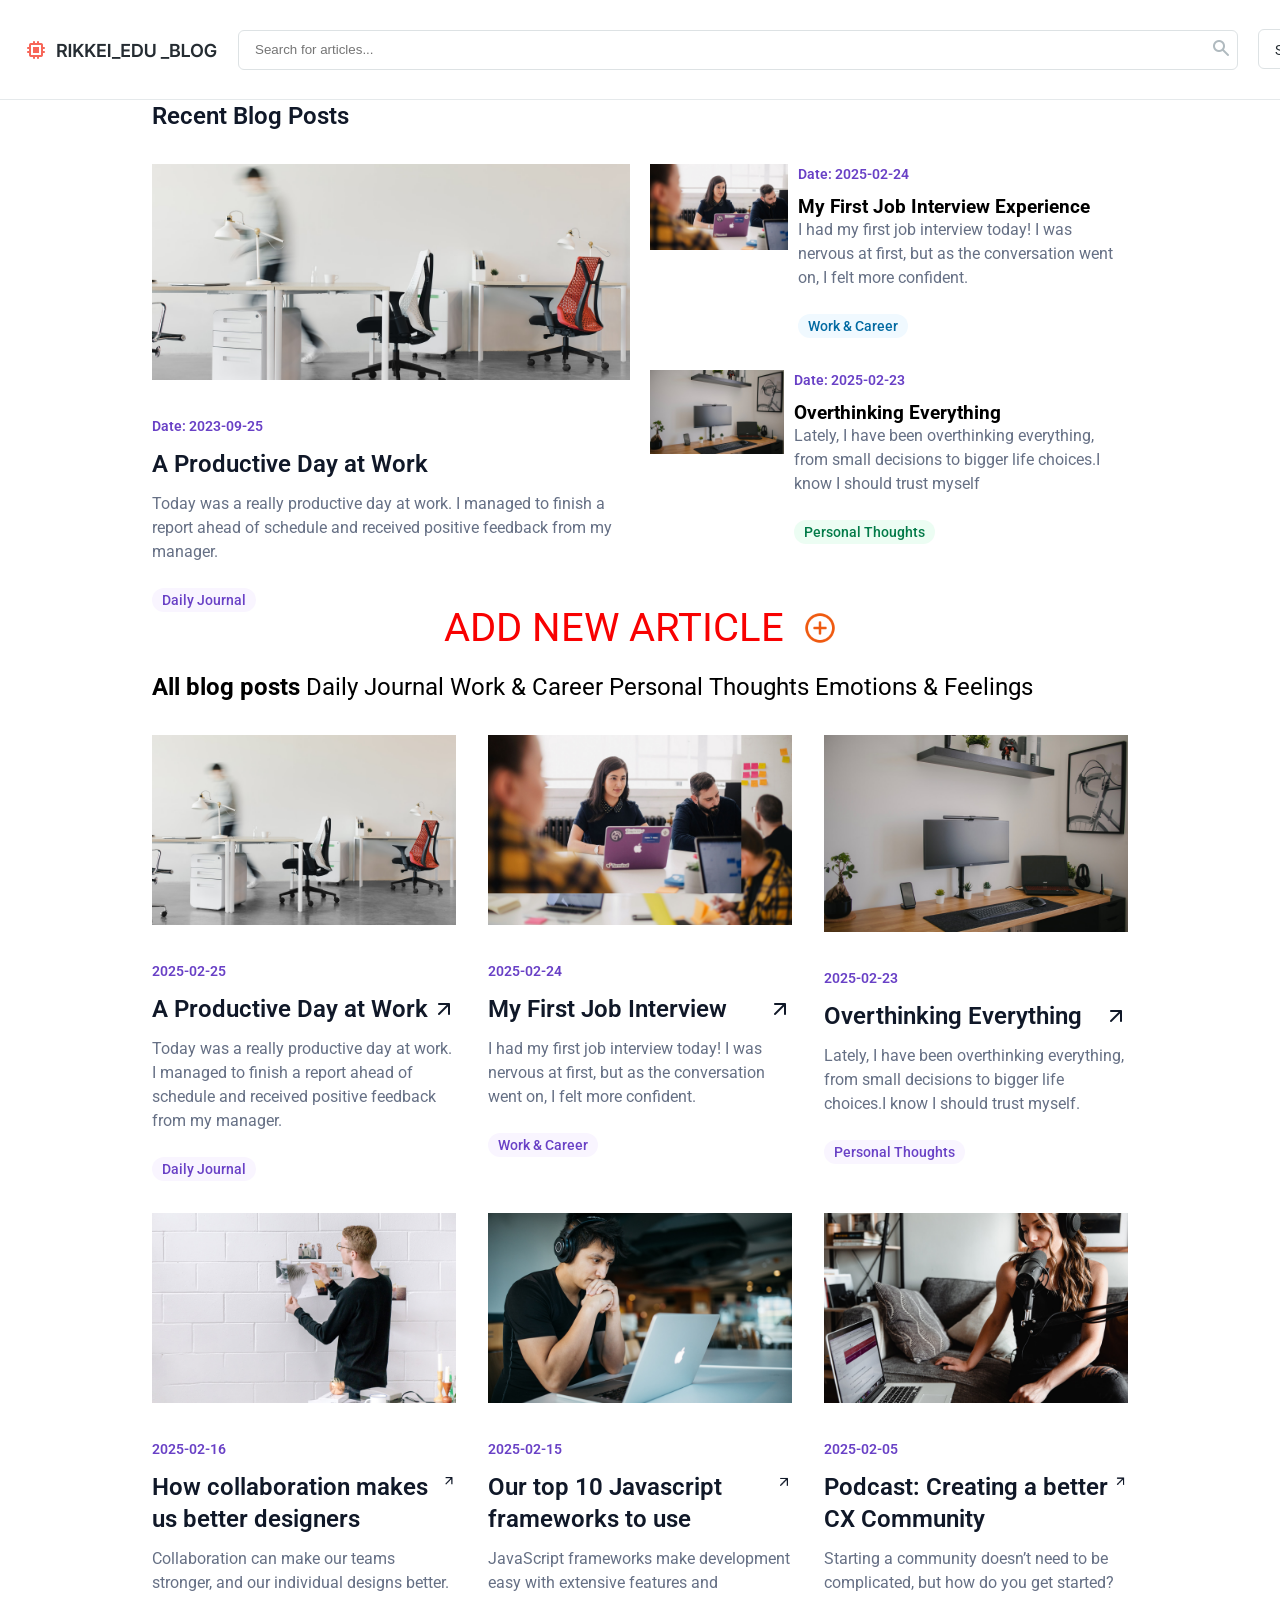
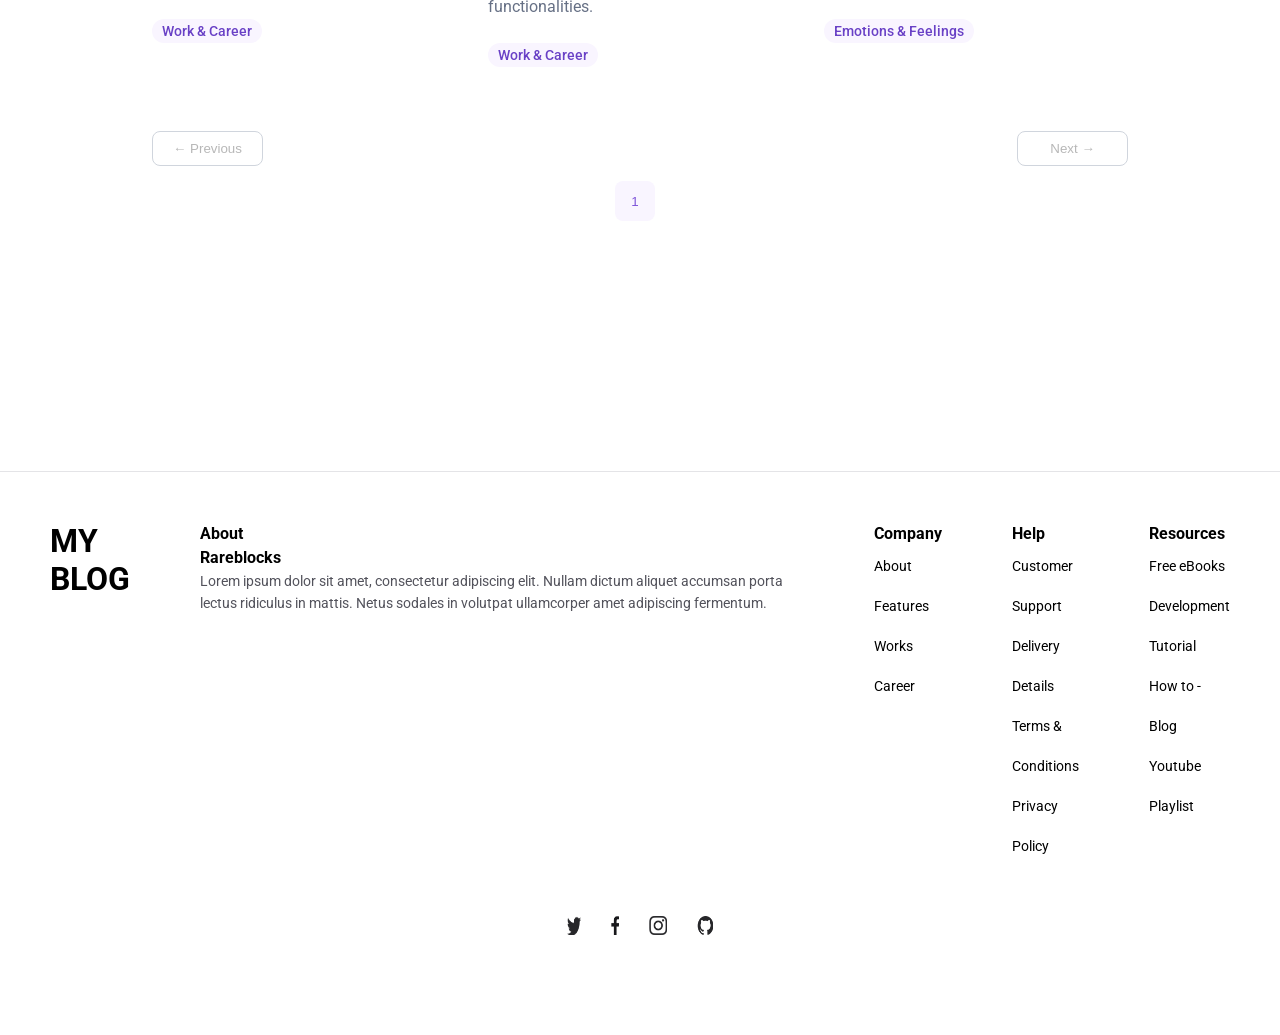
<file: pages/index.html>
<!DOCTYPE html>
<html lang="en">
  <head>
    <meta charset="UTF-8" />
    <meta name="viewport" content="width=device-width, initial-scale=1.0" />
    <title>RIKKEI_EDU _BLOG</title>
    <link rel="stylesheet" href="../css/index.css" />
    <link rel="stylesheet" href="../css/base.css" />
    <link rel="icon" href="../assets/icons/logo.png" type="image/png" />
  </head>
  <body>
    <header>
      <img
        src="../assets/icons/logo_rikei_blog.png"
        alt=""
        width="194px"
        height="24px"
      />
      <div class="search-container">
        <i class="search-icon">
          <img
            src="../assets/icons/search_blog.png"
            alt=""
            width="24px"
            height="24px"
          />
        </i>
        <input class="text" type="text" placeholder="Search for articles..." />
      </div>
      <nav>
        <ul class="header-right">
          <li>
            <a href="../pages/register.html">
              <p class="title" id="register">Sign Up</p>
            </a>
          </li>
          <li>
            <a href="../pages/login.html">
              <p class="title" id="account">Log In</p>
            </a>
          </li>
          <li>
            <img
              src="../assets/icons/Avatar1.png"
              alt="Avatar"
              width="40px"
              height="40px"
              class="info"
              id="avatar"
            />
            <!-- Dropdown menu sẽ được thêm vào dưới đây -->
            <ul class="dropdown-menu" id="dropdown-menu">
              <li>
                <div class="info-a">
                  <div class="avatar-container">
                    <div>
                      <img
                        src="../assets/icons/Avatar1.png"
                        alt="Avatar"
                        width="40px"
                        height="40px"
                        class="info-i"
                      />
                    </div>
                    <div class="online-status"></div>
                    <!-- Phần tích online -->
                  </div>
                  <div class="info-text">
                    <p class="info-text-1">Rikkei</p>
                    <p class="info-text-2">rikkei@gmail.com</p>
                  </div>
                </div>
              </li>
              <li>
                <a class="text-in" href="../pages/user_manager.html"
                  >View profie</a
                >
              </li>
              <li><a class="text-in" href="#">Update profile picture</a></li>
              <li><a class="text-in" href="#">Change password</a></li>

              <li><a href="../pages/login.html" id="logout">Log Out</a></li>
            </ul>
          </li>
        </ul>
      </nav>
    </header>

    <main>
      <h2 class="title-post">Recent Blog Posts</h2>
      <div id="recent-posts">
        <div class="img-post">
          <img
            src="../assets/images/Image1_post.png"
            alt="Article Image"
            width="592px"
            height="268px"
          />
          <p class="date">Date: 2023-09-25</p>
          <h3 class="small-title">A Productive Day at Work</h3>
          <p class="texts">
            Today was a really productive day at work. I managed to finish a
            report ahead of schedule and received positive feedback from my
            manager.
          </p>
          <p class="badge">Daily Journal</p>
        </div>

        <div>
          <div class="center">
            <div id="recent-post" class="img">
              <img
                src="../assets/images/Image2-post.png"
                alt="Article Image"
                width="320px"
                height="200px"
              />
            </div>
            <div>
              <p class="date-post-right">Date: 2025-02-24</p>
              <h3 class="small-title-post">
                My First Job Interview Experience
              </h3>
              <p class="texts">
                I had my first job interview today! I was nervous at first, but
                as the conversation went on, I felt more confident.
              </p>
              <p class="badge-base">Work & Career</p>
            </div>
          </div>

          <div class="center">
            <div>
              <img
                src="../assets/images/img3-header.png"
                alt="Article Image"
                width="320px"
                height="200px"
              />
            </div>
            <div>
              <p class="date-post-right">Date: 2025-02-23</p>
              <h3 class="small-title-post">Overthinking Everything</h3>
              <p class="texts">
                Lately, I have been overthinking everything, from small
                decisions to bigger life choices.I know I should trust myself
              </p>
              <p class="badge-base-1">Personal Thoughts</p>
            </div>
          </div>
        </div>
      </div>

      <h2 class="title-article">
        ADD NEW ARTICLE
        <a href="../pages/addNewArticle.html"
          ><img
            class="icon-article"
            src="../assets/icons/icon-article.png"
            alt=""
            width="32px"
            height="32px"
        /></a>
      </h2>
      <p class="text-title-article">
        <strong>All blog posts</strong> Daily Journal Work & Career Personal
        Thoughts Emotions & Feelings
      </p>
      <section id="add-article">
        <div class="center-article">
          <div class="posts-container" id="postsContainer">
            <div class="post"></div>
          </div>
        </div>
      </section>

      <!-- Phân trang -->
      <div class="pagination">
        <button class="but" id="prevPage">&larr; Previous</button>
        <div id="paginationContainer" ></div>
        <button class="but" id="nextPage">Next &rarr;</button>
      </div>
    </main>

    <footer>
      <div class="container">
        <div>
          <h1>MY BLOG</h1>
        </div>
        <div>
          <h2 class="text-footer1">About</h2>
          <h3 class="text-footer1">Rareblocks</h3>
          <p class="text-center-footer">
            Lorem ipsum dolor sit amet, consectetur adipiscing elit. Nullam
            dictum aliquet accumsan porta lectus ridiculus in mattis. Netus
            sodales in volutpat ullamcorper amet adipiscing fermentum.
          </p>
        </div>
        <div>
          <h2 class="text-footer1">Company</h2>
          <ul>
            <li>About</li>
            <li>Features</li>
            <li>Works</li>
            <li>Career</li>
          </ul>
        </div>
        <div>
          <h2 class="text-footer1">Help</h2>
          <ul>
            <li>Customer Support</li>
            <li>Delivery Details</li>
            <li>Terms & Conditions</li>
            <li>Privacy Policy</li>
          </ul>
        </div>
        <div>
          <h2 class="text-footer1">Resources</h2>
          <ul>
            <li>Free eBooks</li>
            <li>Development Tutorial</li>
            <li>How to - Blog</li>
            <li>Youtube Playlist</li>
          </ul>
        </div>
      </div>

      <div class="footer-icon">
        <img
          src="../assets/icons/footer-t.png"
          alt=""
          width="14px"
          height="12px"
        />
        <img
          class="footer-icon-f"
          src="../assets/icons/footer-f.png"
          alt=""
          width="8px"
          height="16px"
        />
        <img
          src="../assets/icons/footer-intergram.png"
          alt=""
          width="18px"
          height="18px"
        />
        <img
          src="../assets/icons/footer-github.png"
          alt=""
          width="16px"
          height="17px"
        />
      </div>
    </footer>
    <script src="../js/index.js"></script>
  </body>
</html>
</file>
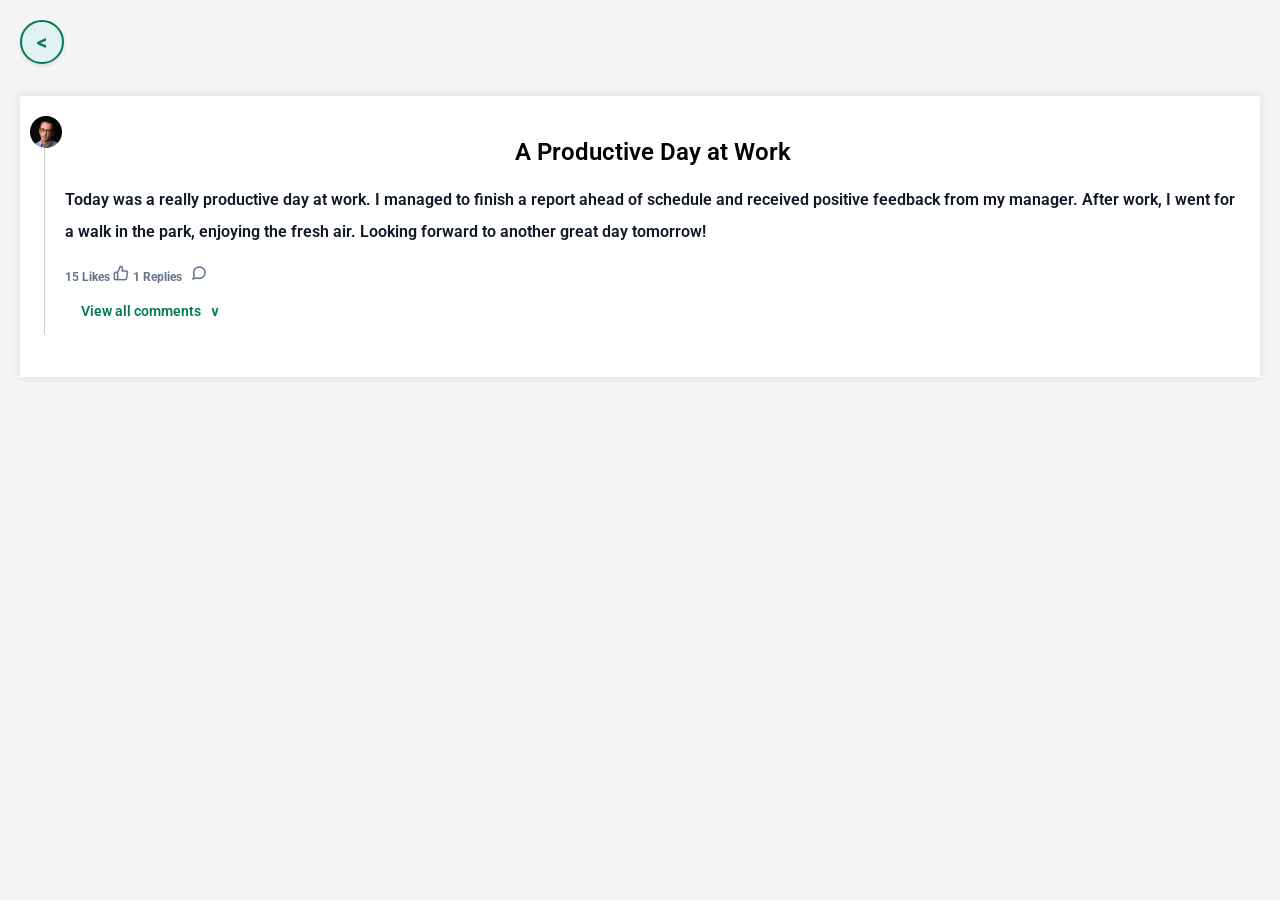
<file: pages/entries_manager.html>
<!DOCTYPE html>
<html lang="en">
  <head>
    <meta charset="UTF-8" />
    <meta name="viewport" content="width=device-width, initial-scale=1.0" />
    <link rel="stylesheet" href="../css/entries_manager.css" />
    <title>RIKKEI_EDU _BLOG</title>
    <link rel="stylesheet" href="../css/base.css" />
    <link rel="icon" href="../assets/icons/logo.png" type="image/png" />
  </head>
  <body>
    <div class="back-home">
      <a href="../pages/index.html" class="back">&lt;</a>
    </div>
    <div class="center-post">
      <div>
        <img
          class="img-avatar"
          src="../assets/icons/Avatar1.png"
          alt=""
          width="32px"
          height="32px"
        />
      </div>
      <div class="post">
        <h2 class="title-post">A Productive Day at Work</h2>
        <p class="text-post">
          Today was a really productive day at work. I managed to finish a
          report ahead of schedule and received positive feedback from my
          manager. After work, I went for a walk in the park, enjoying the fresh
          air. Looking forward to another great day tomorrow!
        </p>
        <div class="post-actions">
          <span class="like-btn"
            >15 Likes
            <img
              src="../assets/icons/like.png"
              alt=""
              width="16px"
              height="16px"
          /></span>
          <span class="comment-count"
            >1 Replies
            <button class="showComment">
              <img
                src="../assets/icons/comment.png"
                alt=""
                width="16px"
                height="16px"
              /></button
          ></span>
        </div>
        <div class="view">
          <span class="showView"
            >View all comments <button class="show">&or;</button></span
          >
        </div>
        <div class="viewComment" style="display: none">
          <div>
            <img
              src="../assets/icons/Avatar2.png"
              alt=""
              width="32px"
              height="32px"
            />
          </div>
          <div class="container">
            <p class="text-comment">verry good!</p>
            <div class="post-actions">
              <span
                >15 Likes
                <img
                  src="../assets/icons/like.png"
                  alt=""
                  width="16px"
                  height="16px"
              /></span>
              <span class="comment"
                >6 Replies
                <img
                  src="../assets/icons/comment.png"
                  alt=""
                  width="16px"
                  height="16px"
              /></span>

              <button class="delete-btn">Xoá</button>
            </div>
          </div>
        </div>

        <div class="comments-container">
          <!-- Các bình luận sẽ hiển thị tại đây -->
        </div>

        <div class="add-comment">
          <input type="text" id="commentInput" placeholder="Add a comment..." />
          <button id="addCommentBtn">Post</button>
        </div>
      </div>
    </div>
    <script src="../js/entries_manager.js"></script>
  </body>
</html>
</file>
<file: css/index.css>
@import url("https://fonts.googleapis.com/css2?family=Noto+Sans+KR:wght@100..900&family=Noto+Sans:ital,wght@0,100..900;1,100..900&family=Roboto:ital,wght@0,100;0,300;0,400;0,500;0,700;0,900;1,100;1,300;1,400;1,500;1,700;1,900&display=swap");

* {
  padding: 0;
  margin: 0;
  box-sizing: border-box;
}

body {
  font-family: Arial, Helvetica, sans-serif;
  font-style: normal;
  font-size: 16px;
}

a {
  text-decoration: none;
}

li {
  list-style: none;
  font-weight: 400;
  font-size: 14px;
  line-height: 40px;
}
img {
    max-width: 100%;
    height: auto;
  }

/* Header */
header {
    display: flex;
    position: fixed;
    align-items: center;
    justify-content: space-between;
    width: 100%;
    height: 100px;
    background-color: #ffffff;
    padding: 24px;
    border-bottom: 1px solid #E5E9EB;
  }




  /* Ẩn menu khi không sử dụng */
.dropdown-menu {
  display: none; /* Ẩn menu thả xuống */
  position: absolute;
  top: 72px; /* Đưa menu xuống dưới ảnh đại diện */
  right: 5px;
  background-color: white;
  border: 1px solid #ddd;
  border-radius: 4px;
  width: 240px;
  box-shadow: 0px 12px 16px -4px #10182814;
  
}

.dropdown-menu li {
  padding: 8px 12px;
}

.dropdown-menu li a {
  text-decoration: none;
  color: black;
  display: block;
}


/* Thêm hiệu ứng khi hover lên ảnh đại diện */
#user-info:hover .dropdown-menu {
  display: block; /* Hiển thị menu khi người dùng hover vào avatar */
}

#avatar {
  cursor: pointer;
}
.info-a{
  display: flex;
  gap: 5px;
}
.info-i{
  margin-top: 10px;
  border-radius: 200px;
}
.info-text{
  align-self: flex-start;
}
.info-text-1{
  line-height: 40px;
  font-weight: 500;
  font-size: 14px;
  color: #344054;
}
.info-text-2{
  line-height: 20px;
font-weight: 400;
font-size: 14px;
line-height: 20px;
color:#667085 ;
}
#logout{
border-top: 1px solid #ccc ;
width: 240;
height: 40;
padding: 10px 16px;
}
.text-in{
width: 240;
height: 40;
padding: 10px 16px;
}
.online-status {
  position: absolute;
  bottom: 10px;
  right: 0;
  width: 12px;
  height: 12px;
  background-color: #12B76A; /* Màu xanh cho tích online */
  border-radius: 50%; /* Làm phần tích thành hình tròn */
  border: 2px solid white; /* Để làm nổi bật hơn */
}
.avatar-container {
  position: relative;
  display: inline-block;
}

.text{
  margin: 0px 20px;
    width: 1000px;
    height: 40px;
    border: 1px solid rgba(221, 226, 228, 1);
    border-radius: 6px;
    background-color: #FFFFFF;
    padding: 8px 40px 8px 16px;
}
.title-imgs{
  display: flex;
  justify-content: space-between;
}
.search-container {
    position: relative;
    display: inline-block;
  }
  
.search-icon {
    position: absolute;
    right: 25px; /* Đặt icon sát bên phải */
    top: 50%;
    transform: translateY(-50%);
  }
.info{
  border-radius: 200px;
}
.header-right {
    display: flex;
    gap: 10px;
  }
.title{
    width: 88px;
    height: 40px;
    border: 1px solid #DDE2E4;
    background-color: #FFFFFF;
    border-radius:6px;
    padding: 8px 16px;
    color: #252C32;
    font-size: 14px;
    font-weight: 400;
    line-height: 24px;
}
/* main */
main{
padding: 100px 152px;
}
#recent-posts {
    display: flex;
    gap: 20px; 
    flex-wrap: wrap; 
  }
  
#recent-posts > div {
    flex: 1; 
    min-width: 300px;
  }
.title-post{
font-weight: 600;
font-size: 24px;
line-height: 32px;
color: #101828;
margin-bottom: 32px;
}  
.date {
    font-size: 14px;
    font-weight: 600;
    line-height: 20px;
    color: #6941C6;
    padding: 32px 0 12px 0;
}
.date-post-right{
    font-size: 14px;
    font-weight: 600;
    line-height: 20px;
    color: #6941C6;
    padding-bottom: 12px ;
}
.small-title {
    font-weight: 600;
    font-size: 24px;
    line-height: 32px;
    color: #101828;
    padding-bottom: 12px;
}
.texts{
    font-size: 16px;
    font-weight: 400;
    line-height: 24px;
    color: #667085;
    margin-bottom: 24px;
}
.badge{
    font-size: 14px;
    font-weight: 500;
    line-height: 20px;
    align-content: center;
    color: #6941C6;
    border: 1px;
    border-radius: 16px;
    padding: 2px 10px;
    background-color: #F9F5FF;
    display: inline-block;
    height: 24px;
}
.badge-base{
    font-size: 14px;
    font-weight: 500;
    line-height: 20px;
    align-content: center;
    color: #026AA2;
    border: 1px;
    border-radius: 16px;
    padding: 2px 10px;
    background-color: #F0F9FF;
    display: inline-block;
    height: 24px;
}
.badge-base-1{
    font-size: 14px;
    font-weight: 500;
    line-height: 20px;
    align-content: center;
    color: #027A48;
    border: 1px;
    border-radius: 16px;
    padding: 2px 10px;
    background-color: #ECFDF3;
    display: inline-block;
    height: 24px;
}
.center {
    display: flex;
    gap: 10px;
    align-content: center;
    justify-content: center;
    margin-bottom: 32px;
  }
/* article */
#add-article{
    margin-bottom: 64px;
}
.title-article{
    font-size: 40px;
    font-weight: 400;
    line-height: 32px;
    color: #F80101;
    display: flex;
    align-content: center;
    justify-content: center;
    margin-bottom: 24px;
}
.text-title-article{
    font-size: 24px;
    font-weight: 400;
    line-height: 32px;
    margin-bottom: 32px;
}
.badge2{
    font-size: 14px;
    font-weight: 500;
    line-height: 20px;
    align-content: center;
    color: #026AA2;
    border: 1px;
    border-radius: 16px;
    padding: 2px 10px;
    background-color: #F0F9FF;
    display: inline-block;
    height: 24px; 
}
.badge3{
    font-size: 14px;
    font-weight: 500;
    line-height: 20px;
    align-content: center;
    color: #027A48;
    border: 1px;
    border-radius: 16px;
    padding: 2px 10px;
    background-color: #F9F5FF;
    display: inline-block;
    height: 24px; 
}
.icon-article{
    margin-left: 20px;
}
.posts-container {
    display: grid;
    grid-template-columns: repeat(3, 1fr); 
    grid-template-rows: repeat(2, auto); 
    gap: 32px; 
    justify-items: center;
  }
  
.post {
    width: 100%;
    max-width: 400px;
  }

/* footer */
footer{
    border-top: 1px solid #E4E4E7;
    margin:  100px 0px;
}
.pagination {
  display: flex;
  justify-content: space-between;
}
.but{
    cursor: pointer;
    width: 111px;
    height: 35px;
    border-radius: 8px;
    padding: 8px 14px ;
    gap: 7.84px;
    border: 0.98px solid #D0D5DD;
    background-color: #FFFFFF;
}
.but:hover{
    background-color: #CCCCCC;
}
button.num.active {
  color: #7F56D9; 
  background-color:#F9F5FF ;

}
  .num{
    border:1px ;
    width: 40px;
    height: 40px;
    border-radius: 8px;
    color: #667085;
    cursor: pointer;
    margin-right: 10px;
}
.num:hover{
    background-color:#F9F5FF ;
    color: #7F56D9;
}
#paginationContainer{
  justify-content: space-around;
  padding: 50px;
  gap: 70px;
}
.container{
  display: flex;
  justify-content: space-around;
  padding: 50px;
  gap: 70px;
}
.footer-icon{
    display: flex;
    align-content: center;
    justify-content: center;
    gap: 30px;
    margin-bottom: 20px;
}
.text-footer1{
    font-size: 16px;
    font-weight: 700;
    line-height: 24px;
}
.text-center-footer{
    font-weight: 400;
    font-size: 14px;
    line-height: 22px;
    color: #52525B;
}
.close {
  position: absolute; 
  top: 20px; 
  right: 20px; 
}
/* Responsive Design */
@media (max-width: 768px) {
    header {
        display: flex;
        flex-wrap: wrap;
        justify-content: space-between;
        align-items: center;
        padding: 10px;
    }

    .search-container {
        flex: 1; /* Giúp phần tìm kiếm co giãn */
        display: flex;
        align-items: center;
    }

    .search-button {
        display: inline-block; /* Hiện nút */
        background-color: #6941C6;
        color: white;
        padding: 8px 16px;
        border-radius: 6px;
        border: none;
        cursor: pointer;
    }

    .auth-buttons {
        display: flex;
        gap: 10px;
    }

    .auth-buttons button {
        padding: 8px 12px;
        border: 1px solid #DDE2E4;
        background-color: white;
        border-radius: 6px;
        cursor: pointer;
    }

    .auth-buttons .sign-in {
        background-color: #6941C6;
        color: white;
    }
}
</file>
<file: css/base.css>
@import url('https://fonts.googleapis.com/css2?family=Noto+Sans:ital,wght@0,100..900;1,100..900&family=Roboto:ital,wght@0,100..900;1,100..900&display=swap');
body{
    font-family: "Roboto" , sans-serif;
    font-size: 16px;
    font-weight: 400;
}
</file>
<file: css/entries_manager.css>
body {
    font-family: Arial, Helvetica, sans-serif;
    background-color: #f4f4f4;
    margin: 0;
    padding: 20px;
}
.back-home {
    margin-bottom: 32px;
  }
  
  .back {
    display: inline-flex;
    align-items: center;
    justify-content: center;
    width: 40px;
    height: 40px;
    font-size: 20px;
    font-weight: bold;
    color: #047857;
    background-color: #e0f2f1;
    border: 2px solid #047857;
    border-radius: 50%;
    text-decoration: none;
    transition: all 0.3s ease;
    box-shadow: 0 2px 4px rgba(0, 0, 0, 0.1);
  }
  
  .back:hover {
    background-color: #047857;
    color: white;
    transform: scale(1.05);
  }
  
.center-post{
    display: flex;
    gap: 4px;
    box-shadow: 0 0 10px rgba(0,0,0,0.1);
    background: white;
    padding: 20px;
    position: relative;
}
.img-avatar{
    margin-left: -10px;
    position: absolute;
}
.post {
    border-radius: 5px;
    margin-bottom: 20px;
    border-left:1px solid #CCCCCC ;
    padding-left: 20px ;
}
.title-post {
    font-size: 24px;
    font-weight: 600;
    line-height: 32px;
    text-align: center;
    margin-bottom: 12px;
}

.text-post{
    font-size: 16px;
    font-weight: 600;
    line-height: 32px;
    color: #101828;
}

span{
    font-weight: 700;
    font-size: 12px;
    line-height: 16px;
    color: #64748B;
}
.comment{
    margin-left: 32px;
}
.viewComment {
    gap: 4px;
    display: flex; 
}
.viewComment img {
    margin-right: 10px;
}

.container{
    border: 1px;
    width: 100%;
    height: 92px;
    background-color: #F7F8F9;
    padding: 36px 8px 0 8px;
}
.view{
    margin: 16px;
}
.showView{
    font-weight: 600;
    font-size: 14px;
    line-height: 100%;
    color: #047857;
}
.show{
    width: 20px;
    height: 20px;
    border: none;
    background-color: white;
    color: #047857;
    font-weight: 1000;
    cursor: pointer;
}
.text-comment{
    font-size: 16px;
    font-weight: 400;
    line-height: 16px;
    color: #667085;
}
.comments {
    margin-top: 20px;
}

.comment-actions {
    font-size: 12px;
    color: grey;
}

.add-comment {
    margin-top: 20px;
    display: flex;
    gap: 10px;
    display: none;
  }
  
  .add-comment input {
    flex: 1;
    padding: 8px;
    border-radius: 4px;
    border: 1px solid #ccc;
  }
  
  .add-comment button {
    padding: 8px 12px;
    background-color: #4e89ff;
    color: white;
    border: none;
    border-radius: 4px;
    cursor: pointer;
  }
  .add-comment button:hover {
    background-color: #3a6fd9;
}

.add-comment input:focus {
    border-color: #4e89ff;
    outline: none;
}
.delete-btn {
    margin-left: 16px;
    background-color: #ef4444;
    color: white;
    border: none;
    border-radius: 4px;
    padding: 4px 8px;
    cursor: pointer;
    font-size: 12px;
  }
  
  .delete-btn:hover {
    background-color: #dc2626;
  }
  .like-btn.liked {
    color: #ef4444; /* đỏ hoặc màu gì nổi bật */
  }
  .showComment{
    background-color: white;
    border: none;
  }
</file>
